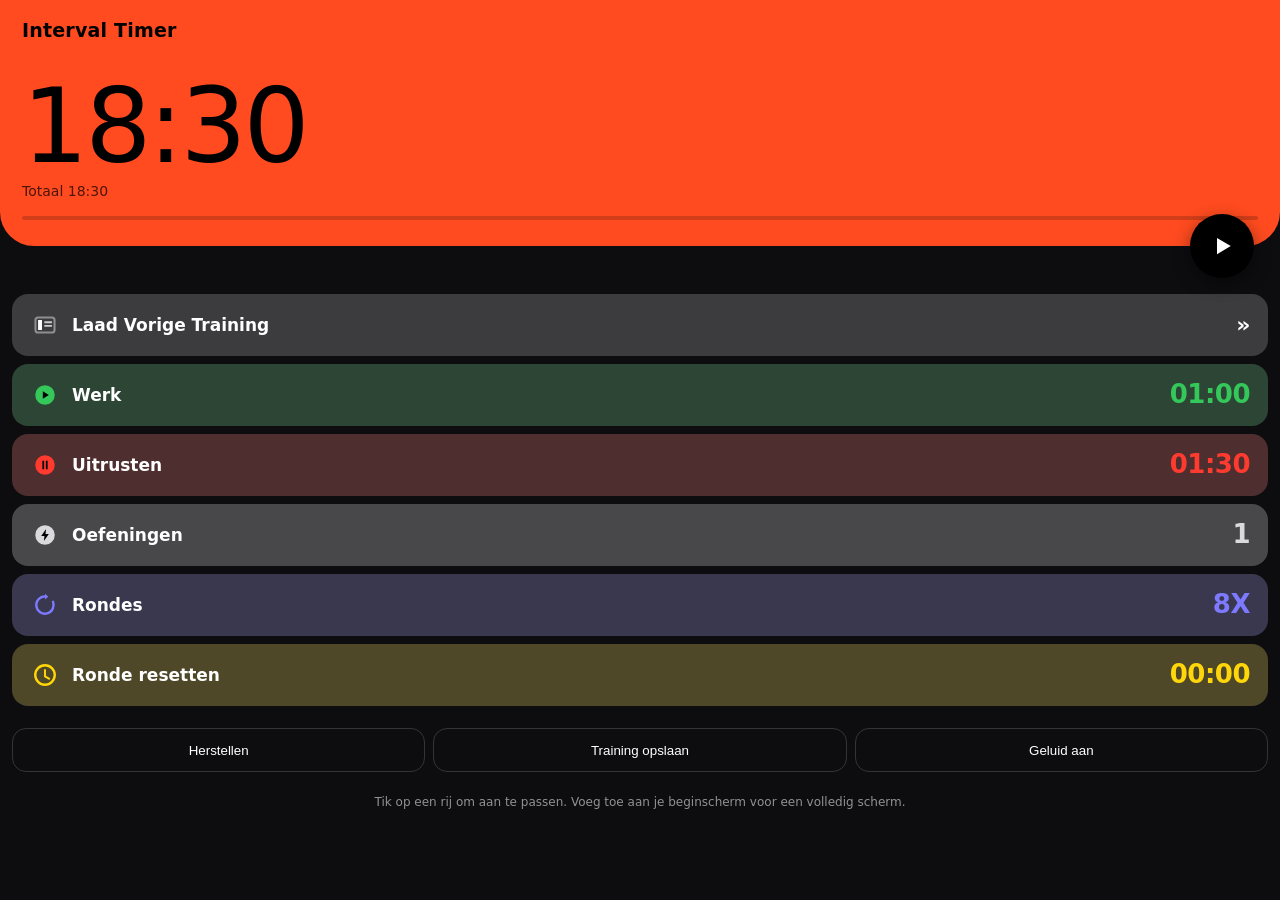
<file: interval-timer/index.html>
<!DOCTYPE html>
<html lang="nl">
<head>
<meta charset="utf-8">
<meta name="viewport" content="width=device-width, initial-scale=1, viewport-fit=cover, maximum-scale=1, user-scalable=no">
<title>Interval Timer</title>
<meta name="description" content="Interval timer voor werk/rust trainingen.">
<meta name="theme-color" content="#0d0d0f">
<meta name="apple-mobile-web-app-capable" content="yes">
<meta name="mobile-web-app-capable" content="yes">
<meta name="apple-mobile-web-app-status-bar-style" content="black-translucent">
<meta name="apple-mobile-web-app-title" content="Interval Timer">
<link rel="manifest" href="manifest.webmanifest">
<link rel="apple-touch-icon" href="icons/icon-180.png">
<link rel="icon" href="icons/icon-192.png">
<link rel="stylesheet" href="styles.css">
</head>
<body>

<div class="app" id="app">

  <!-- ── Hero: fase, grote klok, startknop ───────────────────────── -->
  <header class="hero" id="hero">
    <div class="hero-top">
      <h1 class="phase" id="phaseLabel">Interval Timer</h1>
      <div class="hero-meta" id="heroMeta" hidden>
        <span id="metaRound">Ronde 1/8</span>
        <span class="dot">·</span>
        <span id="metaExercise">Oefening 1/1</span>
      </div>
    </div>

    <div class="clock" id="clock">18:30</div>

    <div class="hero-bottom">
      <span class="total-left" id="totalLeft">Totaal 18:30</span>
    </div>

    <div class="progress" id="progress"><i id="progressBar"></i></div>

    <button class="fab" id="playBtn" type="button" aria-label="Start">
      <svg viewBox="0 0 24 24" class="ico-play" aria-hidden="true"><path d="M8 5.5v13l11-6.5z"/></svg>
      <svg viewBox="0 0 24 24" class="ico-pause" aria-hidden="true"><path d="M7 5h3.4v14H7zm6.6 0H17v14h-3.4z"/></svg>
    </button>
  </header>

  <!-- ── Instellingen ────────────────────────────────────────────── -->
  <main class="list" id="list">

    <button class="row row--load" id="rowLoad" type="button">
      <span class="ic ic-load" aria-hidden="true">
        <svg viewBox="0 0 24 24"><rect x="3.2" y="5" width="17.6" height="14" rx="2.4" fill="none" stroke="currentColor" stroke-width="1.9"/><path d="M5.6 7.4h3.6v9.2H5.6z"/><path d="M11.4 8.6h7v1.7h-7zm0 3.4h7v1.7h-7z" opacity=".75"/></svg>
      </span>
      <span class="row-label">Laad Vorige Training</span>
      <span class="row-value chev" aria-hidden="true">»</span>
    </button>

    <button class="row row--work" id="rowWork" type="button" data-field="work">
      <span class="ic ic-work" aria-hidden="true">
        <svg viewBox="0 0 24 24"><circle cx="12" cy="12" r="9"/><path d="M10 8.5v7l5.5-3.5z" fill="#000"/></svg>
      </span>
      <span class="row-label">Werk</span>
      <span class="row-value" id="valWork">01:00</span>
    </button>

    <button class="row row--rest" id="rowRest" type="button" data-field="rest">
      <span class="ic ic-rest" aria-hidden="true">
        <svg viewBox="0 0 24 24"><circle cx="12" cy="12" r="9"/><path d="M9.6 8h1.6v8H9.6zm3.2 0h1.6v8h-1.6z" fill="#000"/></svg>
      </span>
      <span class="row-label">Uitrusten</span>
      <span class="row-value" id="valRest">01:30</span>
    </button>

    <button class="row row--ex" id="rowExercises" type="button" data-field="exercises">
      <span class="ic ic-ex" aria-hidden="true">
        <svg viewBox="0 0 24 24"><circle cx="12" cy="12" r="9"/><path d="M13 6.5 8.5 13h3l-.5 4.5L15.5 11h-3z" fill="#000"/></svg>
      </span>
      <span class="row-label">Oefeningen</span>
      <span class="row-value" id="valExercises">1</span>
    </button>

    <button class="row row--rounds" id="rowRounds" type="button" data-field="rounds">
      <span class="ic ic-rounds" aria-hidden="true">
        <svg viewBox="0 0 24 24"><path d="M12 4a8 8 0 1 0 7.4 5" fill="none" stroke="currentColor" stroke-width="2.2" stroke-linecap="round"/><path d="M12 1.6 15 4.4 12 7z"/></svg>
      </span>
      <span class="row-label">Rondes</span>
      <span class="row-value" id="valRounds">8X</span>
    </button>

    <button class="row row--reset" id="rowResetRound" type="button" data-field="resetRound">
      <span class="ic ic-reset" aria-hidden="true">
        <svg viewBox="0 0 24 24"><circle cx="12" cy="12" r="9" fill="none" stroke="currentColor" stroke-width="2.2"/><path d="M11.1 6.6h1.8v6.1l4 2.3-.9 1.6-4.9-2.8z"/></svg>
      </span>
      <span class="row-label">Ronde resetten</span>
      <span class="row-value" id="valResetRound">00:00</span>
    </button>

    <div class="actions">
      <button class="ghost" id="btnReset" type="button">Herstellen</button>
      <button class="ghost" id="btnSave" type="button">Training opslaan</button>
      <button class="ghost" id="btnSound" type="button" aria-pressed="true">Geluid aan</button>
    </div>

    <p class="hint">Tik op een rij om aan te passen. Voeg toe aan je beginscherm voor een volledig scherm.</p>
  </main>
</div>

<!-- ── Bewerk-sheet ──────────────────────────────────────────────── -->
<div class="sheet-wrap" id="sheetWrap" hidden>
  <div class="scrim" id="scrim"></div>
  <div class="sheet" role="dialog" aria-modal="true" aria-labelledby="sheetTitle">
    <div class="grabber"></div>
    <h2 id="sheetTitle">Werk</h2>
    <div class="stepper">
      <button class="step" id="stepDown" type="button" aria-label="Minder">−</button>
      <div class="step-value" id="stepValue">01:00</div>
      <button class="step" id="stepUp" type="button" aria-label="Meer">+</button>
    </div>
    <div class="presets" id="presets"></div>
    <div class="sheet-actions">
      <button class="ghost" id="sheetCancel" type="button">Annuleren</button>
      <button class="primary" id="sheetOk" type="button">Klaar</button>
    </div>
  </div>
</div>

<!-- ── Trainingen-sheet ──────────────────────────────────────────── -->
<div class="sheet-wrap" id="loadWrap" hidden>
  <div class="scrim" id="loadScrim"></div>
  <div class="sheet" role="dialog" aria-modal="true" aria-labelledby="loadTitle">
    <div class="grabber"></div>
    <h2 id="loadTitle">Vorige trainingen</h2>
    <div class="saved" id="savedList"></div>
    <div class="sheet-actions">
      <button class="ghost" id="loadClose" type="button">Sluiten</button>
    </div>
  </div>
</div>

<script src="app.js"></script>
</body>
</html>
</file>
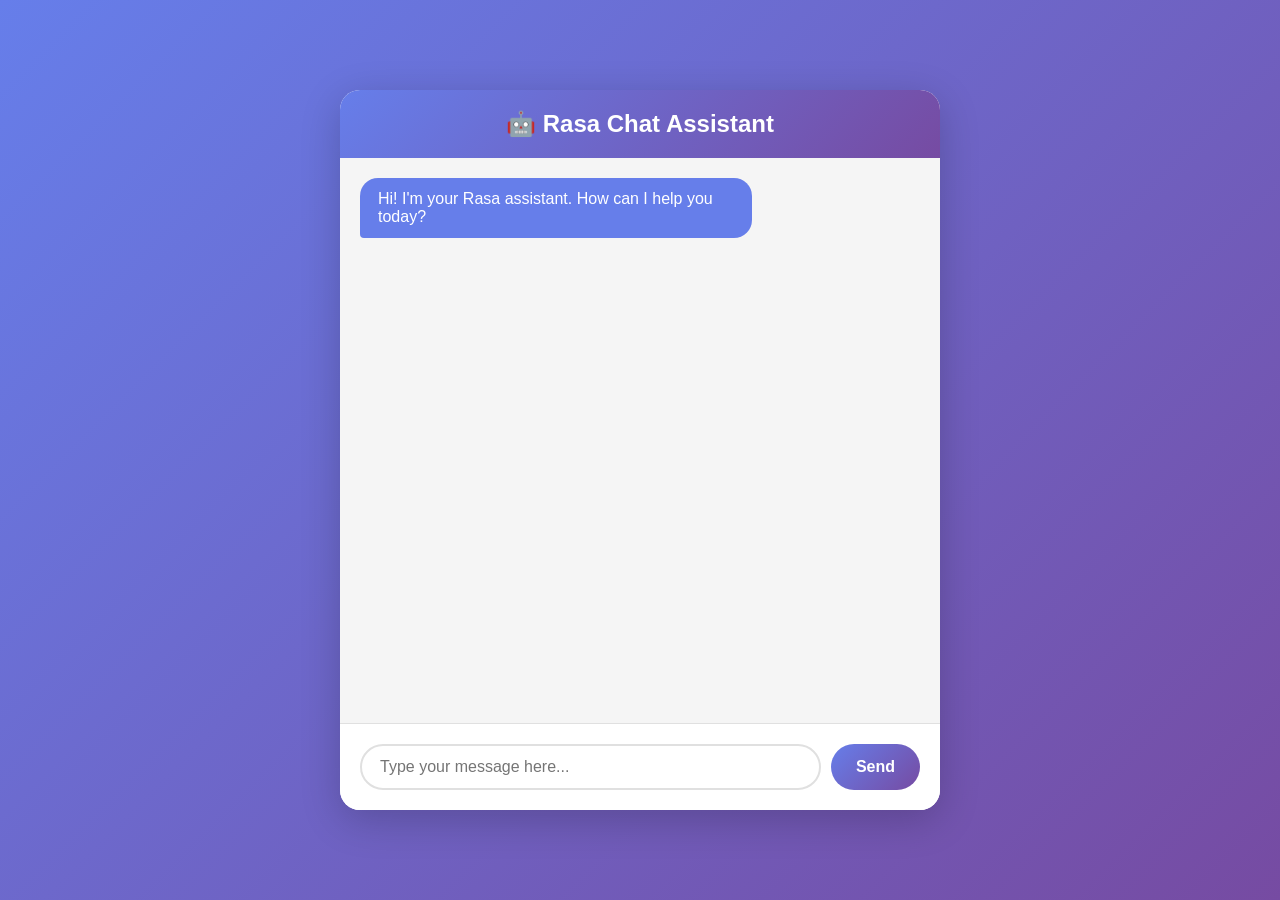
<file: chat.html>
<!DOCTYPE html>
<html lang="en">
<head>
    <meta charset="UTF-8">
    <meta name="viewport" content="width=device-width, initial-scale=1.0">
    <title>Rasa Chatbot</title>
    <style>
        * {
            margin: 0;
            padding: 0;
            box-sizing: border-box;
        }

        body {
            font-family: 'Segoe UI', Tahoma, Geneva, Verdana, sans-serif;
            background: linear-gradient(135deg, #667eea 0%, #764ba2 100%);
            height: 100vh;
            display: flex;
            justify-content: center;
            align-items: center;
        }

        .chat-container {
            width: 90%;
            max-width: 600px;
            height: 80vh;
            background: white;
            border-radius: 20px;
            box-shadow: 0 10px 40px rgba(0,0,0,0.2);
            display: flex;
            flex-direction: column;
            overflow: hidden;
        }

        .chat-header {
            background: linear-gradient(135deg, #667eea 0%, #764ba2 100%);
            color: white;
            padding: 20px;
            text-align: center;
            font-size: 1.5em;
            font-weight: bold;
        }

        .chat-messages {
            flex: 1;
            overflow-y: auto;
            padding: 20px;
            background: #f5f5f5;
        }

        .message {
            margin-bottom: 15px;
            display: flex;
            align-items: flex-end;
        }

        .message.bot {
            justify-content: flex-start;
        }

        .message.user {
            justify-content: flex-end;
        }

        .message-bubble {
            max-width: 70%;
            padding: 12px 18px;
            border-radius: 18px;
            word-wrap: break-word;
        }

        .message.bot .message-bubble {
            background: #667eea;
            color: white;
            border-bottom-left-radius: 4px;
        }

        .message.user .message-bubble {
            background: #34d399;
            color: white;
            border-bottom-right-radius: 4px;
        }

        .chat-input {
            display: flex;
            padding: 20px;
            background: white;
            border-top: 1px solid #e0e0e0;
        }

        #user-input {
            flex: 1;
            padding: 12px 18px;
            border: 2px solid #e0e0e0;
            border-radius: 25px;
            font-size: 1em;
            outline: none;
            transition: border-color 0.3s;
        }

        #user-input:focus {
            border-color: #667eea;
        }

        #send-button {
            margin-left: 10px;
            padding: 12px 25px;
            background: linear-gradient(135deg, #667eea 0%, #764ba2 100%);
            color: white;
            border: none;
            border-radius: 25px;
            cursor: pointer;
            font-size: 1em;
            font-weight: bold;
            transition: transform 0.2s;
        }

        #send-button:hover {
            transform: scale(1.05);
        }

        #send-button:active {
            transform: scale(0.95);
        }

        .typing-indicator {
            display: none;
            padding: 10px;
        }

        .typing-indicator span {
            height: 10px;
            width: 10px;
            background: #667eea;
            border-radius: 50%;
            display: inline-block;
            margin: 0 2px;
            animation: typing 1.4s infinite;
        }

        .typing-indicator span:nth-child(2) {
            animation-delay: 0.2s;
        }

        .typing-indicator span:nth-child(3) {
            animation-delay: 0.4s;
        }

        @keyframes typing {
            0%, 60%, 100% {
                transform: translateY(0);
            }
            30% {
                transform: translateY(-10px);
            }
        }
    </style>
</head>
<body>
    <div class="chat-container">
        <div class="chat-header">
            🤖 Rasa Chat Assistant
        </div>

        <div class="chat-messages" id="chat-messages">
            <div class="message bot">
                <div class="message-bubble">
                    Hi! I'm your Rasa assistant. How can I help you today?
                </div>
            </div>
        </div>

        <div class="typing-indicator" id="typing-indicator">
            <span></span>
            <span></span>
            <span></span>
        </div>

        <div class="chat-input">
            <input
                type="text"
                id="user-input"
                placeholder="Type your message here..."
                autocomplete="off"
            >
            <button id="send-button">Send</button>
        </div>
    </div>

    <script>
        const chatMessages = document.getElementById('chat-messages');
        const userInput = document.getElementById('user-input');
        const sendButton = document.getElementById('send-button');
        const typingIndicator = document.getElementById('typing-indicator');

        const RASA_SERVER_URL = 'http://localhost:5005/webhooks/rest/webhook';

        function addMessage(text, isUser = false) {
            const messageDiv = document.createElement('div');
            messageDiv.className = `message ${isUser ? 'user' : 'bot'}`;

            const bubbleDiv = document.createElement('div');
            bubbleDiv.className = 'message-bubble';
            bubbleDiv.textContent = text;

            messageDiv.appendChild(bubbleDiv);
            chatMessages.appendChild(messageDiv);
            chatMessages.scrollTop = chatMessages.scrollHeight;
        }

        async function sendMessage() {
            const message = userInput.value.trim();
            if (!message) return;

            addMessage(message, true);
            userInput.value = '';

            typingIndicator.style.display = 'block';

            try {
                const response = await fetch(RASA_SERVER_URL, {
                    method: 'POST',
                    headers: {
                        'Content-Type': 'application/json',
                    },
                    body: JSON.stringify({
                        sender: 'user',
                        message: message
                    })
                });

                const data = await response.json();

                typingIndicator.style.display = 'none';

                if (data && data.length > 0) {
                    data.forEach(msg => {
                        if (msg.text) {
                            addMessage(msg.text, false);
                        }
                        if (msg.image) {
                            const imgDiv = document.createElement('div');
                            imgDiv.className = 'message bot';
                            const imgBubble = document.createElement('div');
                            imgBubble.className = 'message-bubble';
                            imgBubble.style.padding = '5px';
                            imgBubble.style.background = 'transparent';
                            const img = document.createElement('img');
                            img.src = msg.image;
                            img.style.maxWidth = '250px';
                            img.style.width = '100%';
                            img.style.borderRadius = '10px';
                            img.style.display = 'block';
                            img.onerror = function() {
                                this.style.display = 'none';
                                addMessage("(Image failed to load)", false);
                            };
                            imgBubble.appendChild(img);
                            imgDiv.appendChild(imgBubble);
                            chatMessages.appendChild(imgDiv);
                            chatMessages.scrollTop = chatMessages.scrollHeight;
                        }
                    });
                } else {
                    addMessage("I'm not sure how to respond to that.", false);
                }
            } catch (error) {
                typingIndicator.style.display = 'none';
                addMessage("Sorry, I couldn't connect to the server. Make sure Rasa is running.", false);
                console.error('Error:', error);
            }
        }

        sendButton.addEventListener('click', sendMessage);
        userInput.addEventListener('keypress', (e) => {
            if (e.key === 'Enter') {
                sendMessage();
            }
        });
    </script>
</body>
</html>
</file>
<file: interval-timer/styles.css>
/* Interval Timer — donker thema met gekleurde instellingsrijen */

:root {
  --bg: #0d0d0f;
  --card: #2c2c2e;
  --text: #ffffff;
  --muted: rgba(255, 255, 255, .55);

  --work: #34c759;
  --rest: #ff3b30;
  --ex: #d9d9de;
  --rounds: #7d7aff;
  --resetc: #ffd60a;

  --hero-idle: #ff4b1f;
  --safe-t: env(safe-area-inset-top, 0px);
  --safe-b: env(safe-area-inset-bottom, 0px);
}

* { box-sizing: border-box; -webkit-tap-highlight-color: transparent; }

html, body {
  margin: 0;
  height: 100%;
  background: var(--bg);
  color: var(--text);
  font: 400 16px/1.3 -apple-system, BlinkMacSystemFont, "SF Pro Text", "Segoe UI", Roboto, system-ui, sans-serif;
  overscroll-behavior: none;
}

body { -webkit-user-select: none; user-select: none; }

.app {
  min-height: 100%;
  display: flex;
  flex-direction: column;
}

/* ── Hero ───────────────────────────────────────────────────────── */
.hero {
  position: relative;
  background: var(--hero-idle);
  color: #000;
  padding: calc(var(--safe-t) + 18px) 22px 46px;
  border-radius: 0 0 34px 34px;
  transition: background-color .35s ease;
  flex: 0 0 auto;
}

.hero.is-work { background: var(--work); }
.hero.is-rest { background: var(--rest); color: #fff; }
.hero.is-reset { background: var(--resetc); }
.hero.is-done { background: #1c1c1e; color: #fff; }
.hero.is-paused { filter: saturate(.6) brightness(.92); }

.hero-top { display: flex; flex-direction: column; gap: 4px; min-height: 46px; }

.phase {
  margin: 0;
  font-size: 19px;
  font-weight: 600;
  letter-spacing: .2px;
}

.hero-meta { font-size: 14px; font-weight: 500; opacity: .72; }
.hero-meta .dot { padding: 0 4px; }

.clock {
  font-size: clamp(64px, 22vw, 104px);
  line-height: 1;
  font-weight: 300;
  letter-spacing: -3px;
  font-variant-numeric: tabular-nums;
  margin: 10px 0 4px;
}

.hero-bottom { font-size: 14px; font-weight: 500; opacity: .7; min-height: 18px; }

.progress {
  position: absolute;
  left: 22px; right: 22px; bottom: 26px;
  height: 4px;
  border-radius: 4px;
  background: rgba(0, 0, 0, .18);
  overflow: hidden;
}
.hero.is-rest .progress { background: rgba(255, 255, 255, .22); }
.progress i {
  display: block;
  height: 100%;
  width: 0%;
  border-radius: 4px;
  background: currentColor;
  transition: width .25s linear;
}

/* Startknop op de rand van hero en lijst */
.fab {
  position: absolute;
  right: 26px;
  bottom: -32px;
  width: 64px; height: 64px;
  border: 0;
  border-radius: 50%;
  background: #000;
  color: #fff;
  display: grid;
  place-items: center;
  box-shadow: 0 6px 18px rgba(0, 0, 0, .45);
  z-index: 3;
  cursor: pointer;
}
.fab:active { transform: scale(.94); }
.fab svg { width: 30px; height: 30px; fill: currentColor; }
.fab .ico-pause { display: none; }
.fab.running .ico-play { display: none; }
.fab.running .ico-pause { display: block; }

/* ── Instellingsrijen ───────────────────────────────────────────── */
.list {
  flex: 1 1 auto;
  padding: 48px 12px calc(var(--safe-b) + 24px);
  display: flex;
  flex-direction: column;
  gap: 8px;
}

.row {
  --tint: var(--ex);
  position: relative;
  display: grid;
  grid-template-columns: 30px 1fr auto;
  align-items: center;
  gap: 12px;
  width: 100%;
  min-height: 62px;
  padding: 10px 18px;
  border: 0;
  border-radius: 16px;
  background: color-mix(in srgb, var(--tint) 16%, var(--card));
  color: var(--text);
  font: inherit;
  text-align: left;
  cursor: pointer;
}
.row:active { background: color-mix(in srgb, var(--tint) 28%, var(--card)); }

.row--work   { --tint: var(--work); }
.row--rest   { --tint: var(--rest); }
.row--ex     { --tint: var(--ex); }
.row--rounds { --tint: var(--rounds); }
.row--reset  { --tint: var(--resetc); }
.row--load   { --tint: #8e8e93; }

.ic { display: grid; place-items: center; color: var(--tint); }
.ic svg { width: 26px; height: 26px; fill: currentColor; }
.row--load .ic svg { fill: #fff; }

.row-label { font-size: 17px; font-weight: 600; }

.row-value {
  font-size: 26px;
  font-weight: 600;
  color: var(--tint);
  font-variant-numeric: tabular-nums;
  letter-spacing: -.5px;
}
.row--load .row-value.chev { color: #fff; font-size: 22px; }

/* actieve fase markeren tijdens het draaien */
.row.is-active { box-shadow: inset 0 0 0 2px var(--tint); }

/* ── Secundaire acties ──────────────────────────────────────────── */
.actions { display: flex; gap: 8px; margin-top: 14px; }

.ghost {
  flex: 1;
  min-height: 44px;
  padding: 0 10px;
  border: 1px solid rgba(255, 255, 255, .16);
  border-radius: 14px;
  background: transparent;
  color: var(--text);
  font: 600 14px/1 inherit;
  cursor: pointer;
}
.ghost:active { background: rgba(255, 255, 255, .1); }
.ghost[aria-pressed="false"] { color: var(--muted); }

.hint {
  margin: 14px 4px 0;
  font-size: 12px;
  line-height: 1.45;
  color: var(--muted);
  text-align: center;
}

/* ── Sheets ─────────────────────────────────────────────────────── */
.sheet-wrap { position: fixed; inset: 0; z-index: 20; display: flex; align-items: flex-end; }
.sheet-wrap[hidden] { display: none; }
.hero-meta[hidden] { display: none; }
.scrim { position: absolute; inset: 0; background: rgba(0, 0, 0, .55); }

.sheet {
  position: relative;
  width: 100%;
  background: #1c1c1e;
  border-radius: 22px 22px 0 0;
  padding: 10px 20px calc(var(--safe-b) + 20px);
  animation: rise .22s ease-out;
}
@keyframes rise { from { transform: translateY(24px); opacity: .4; } }

.grabber { width: 38px; height: 5px; border-radius: 3px; background: #48484a; margin: 0 auto 12px; }
.sheet h2 { margin: 0 0 16px; font-size: 18px; font-weight: 600; text-align: center; }

.stepper { display: grid; grid-template-columns: 60px 1fr 60px; align-items: center; gap: 12px; }

.step {
  height: 60px;
  border: 0;
  border-radius: 18px;
  background: #2c2c2e;
  color: #fff;
  font-size: 30px;
  font-weight: 300;
  cursor: pointer;
}
.step:active { background: #3a3a3c; }

.step-value {
  text-align: center;
  font-size: 46px;
  font-weight: 300;
  font-variant-numeric: tabular-nums;
  letter-spacing: -1px;
}

.presets { display: flex; flex-wrap: wrap; gap: 8px; justify-content: center; margin: 18px 0 4px; }

.preset {
  border: 1px solid rgba(255, 255, 255, .16);
  background: transparent;
  color: #fff;
  border-radius: 999px;
  padding: 9px 15px;
  font: 600 14px/1 inherit;
  cursor: pointer;
}
.preset:active { background: rgba(255, 255, 255, .12); }
.preset[aria-pressed="true"] { background: #fff; border-color: #fff; color: #000; }

.sheet-actions { display: flex; gap: 10px; margin-top: 18px; }
.primary {
  flex: 1;
  min-height: 50px;
  border: 0;
  border-radius: 14px;
  background: #fff;
  color: #000;
  font: 700 16px/1 inherit;
  cursor: pointer;
}

.saved { display: flex; flex-direction: column; gap: 8px; max-height: 46vh; overflow-y: auto; }

.saved-item {
  display: grid;
  grid-template-columns: 1fr auto;
  align-items: center;
  gap: 10px;
  padding: 14px 16px;
  border: 0;
  border-radius: 14px;
  background: #2c2c2e;
  color: #fff;
  font: inherit;
  text-align: left;
  cursor: pointer;
}
.saved-item small { display: block; color: var(--muted); font-size: 13px; margin-top: 3px; }
.saved-empty { color: var(--muted); font-size: 14px; text-align: center; padding: 18px 0; }

/* ── Landschap ──────────────────────────────────────────────────── */
@media (orientation: landscape) and (max-height: 520px) {
  .app { flex-direction: row; }
  .hero {
    flex: 0 0 46%;
    border-radius: 0 34px 34px 0;
    display: flex;
    flex-direction: column;
    justify-content: center;
  }
  .fab { right: -32px; bottom: auto; top: 50%; transform: translateY(-50%); }
  .fab:active { transform: translateY(-50%) scale(.94); }
  .list { overflow-y: auto; padding: 16px 12px calc(var(--safe-b) + 16px) 46px; }
  .clock { font-size: clamp(56px, 13vw, 92px); }
}

@media (prefers-reduced-motion: reduce) {
  * { animation: none !important; transition: none !important; }
}
</file>
